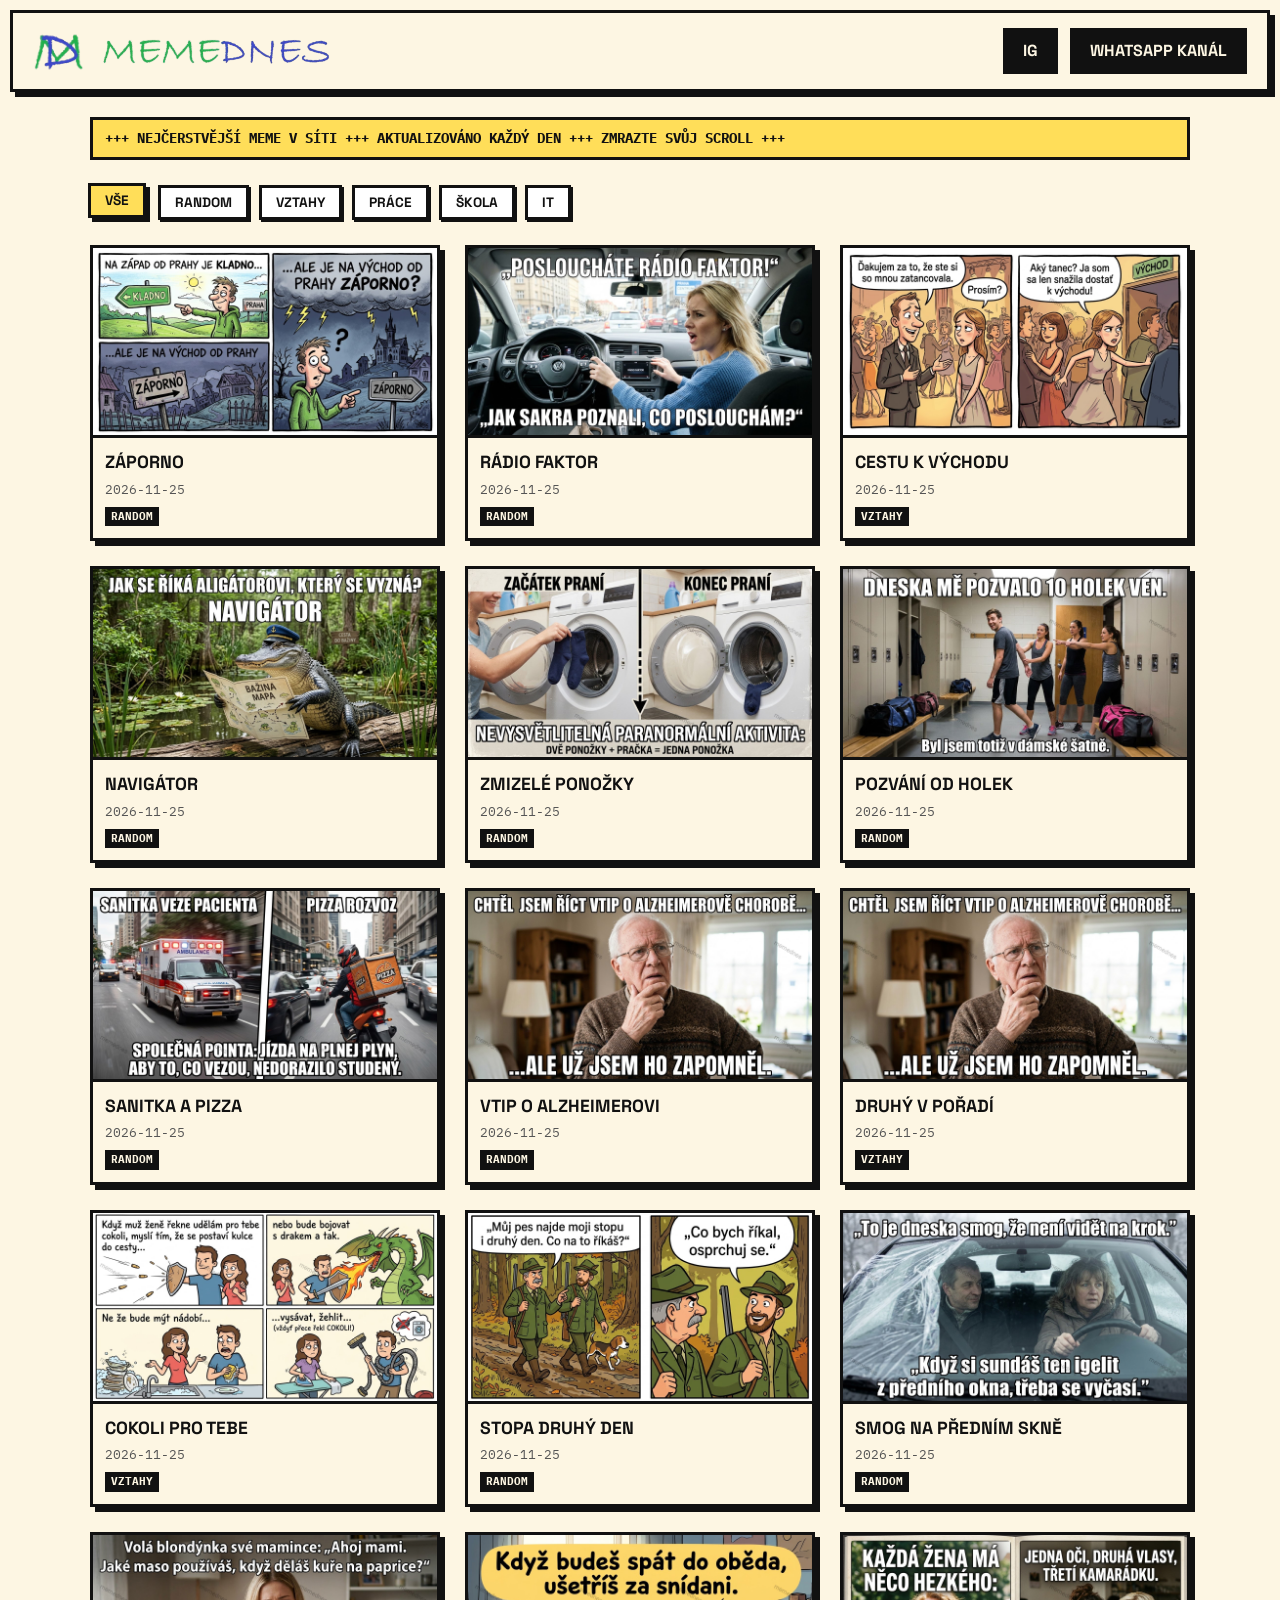
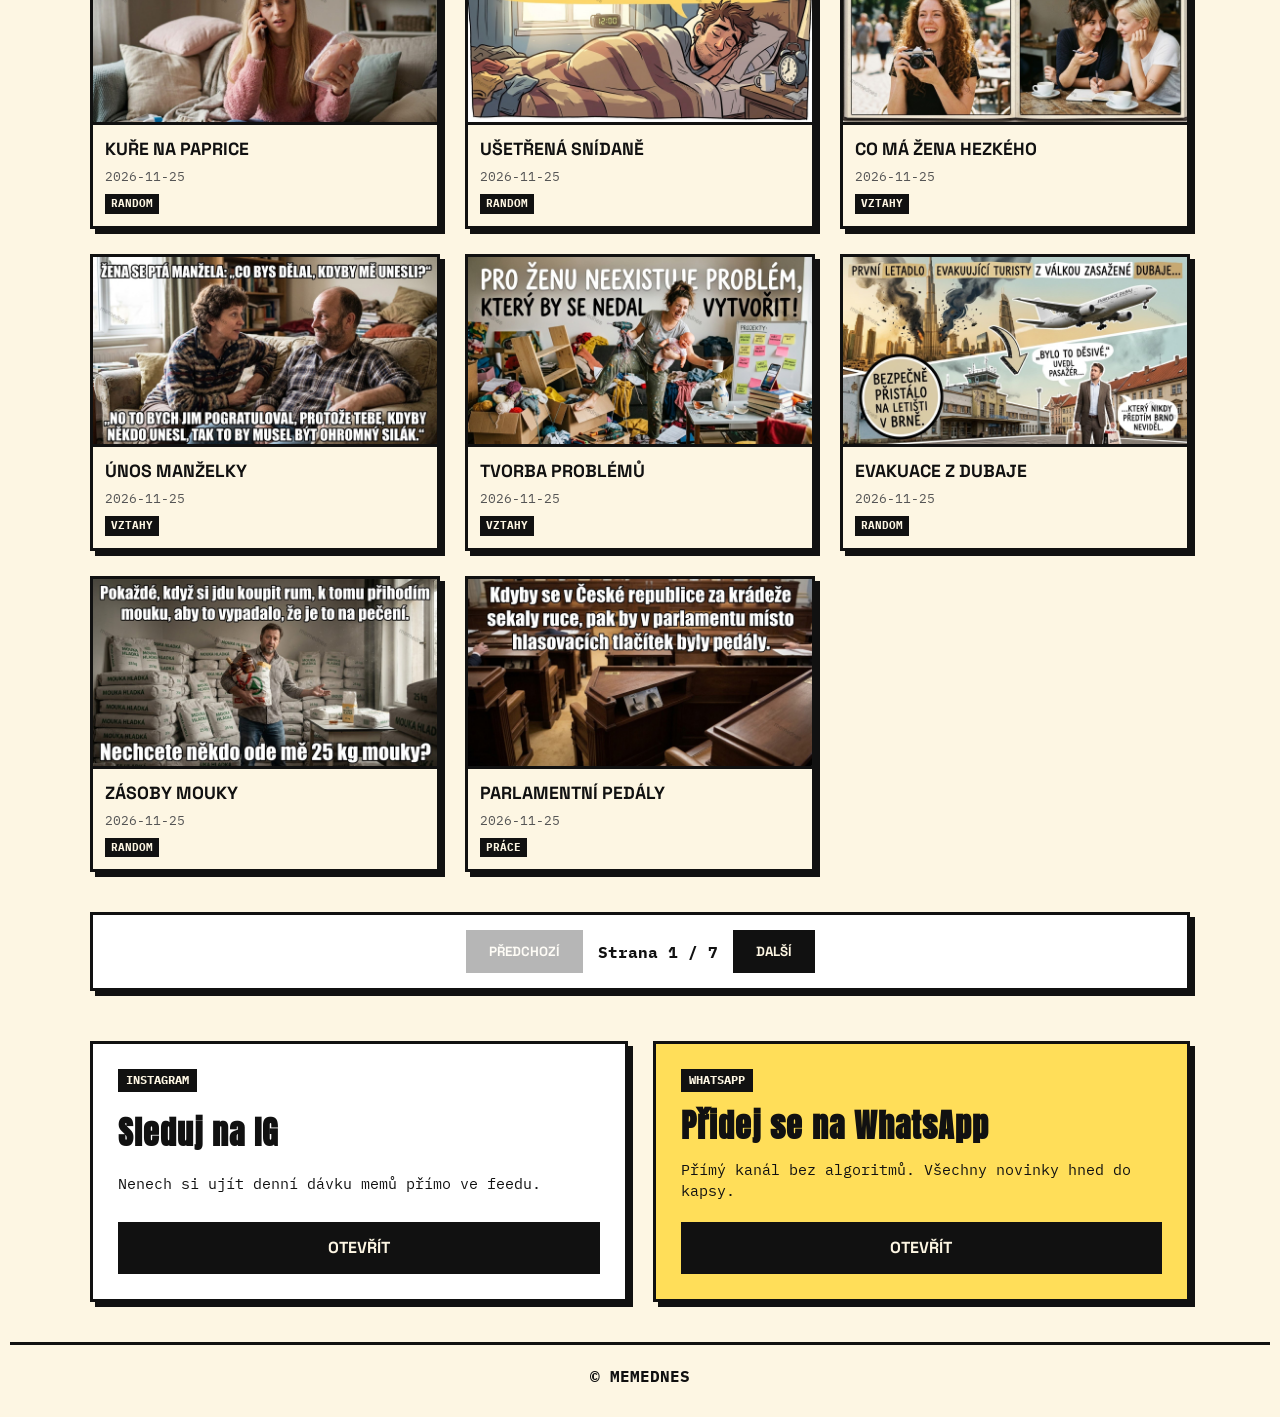
<file: index.html>
<!DOCTYPE html>
<html lang="cs">
<head>
    <meta charset="UTF-8">
    <meta name="viewport" content="width=device-width, initial-scale=1.0">
    <title>MEMEDNES</title>
    <!-- Favicon -->
    <link rel="icon" type="image/png" href="logo_male.png">
    <!-- Google Fonts -->
    <link rel="preconnect" href="https://fonts.googleapis.com">
    <link rel="preconnect" href="https://fonts.gstatic.com" crossorigin>
    <link href="https://fonts.googleapis.com/css2?family=Anton&family=IBM+Plex+Mono:ital,wght@0,400;0,700;1,400&family=Space+Grotesk:wght@700&display=swap" rel="stylesheet">
    <link rel="stylesheet" href="style.css">
</head>
<body>

    <header class="navbar">
        <div class="logo-container">
            <img src="logo_male.png" alt="MD ikonka" class="logo-icon">
            <img src="logo_velke.png" alt="MEMEDNES" class="logo-main">
        </div>
        <nav class="nav-links">
            <a href="https://instagram.com" target="_blank" class="btn-top">IG</a>
            <a href="https://whatsapp.com" target="_blank" class="btn-top">WhatsApp kanál</a>
        </nav>
    </header>

    <main class="container">
        <div class="ticker">
            <span>+++ NEJČERSTVĚJŠÍ MEME V SÍTI +++ AKTUALIZOVÁNO KAŽDÝ DEN +++ ZMRAZTE SVŮJ SCROLL +++</span>
        </div>

        <!-- Sekce s kategóriemi / štítky -->
        <nav id="category-filters" class="filters-bar">
            <!-- Tlačítka se vygenerují automaticky přes script.js -->
        </nav>

        <section id="meme-feed" class="meme-grid">
            <!-- Memy se načtou dynamicky z script.js -->
        </section>

        <nav class="pagination">
            <button id="btn-prev" class="pg-btn">Předchozí</button>
            <span id="page-info" class="pg-info">Strana 1 / 1</span>
            <button id="btn-next" class="pg-btn">Další</button>
        </nav>

        <section id="promo" class="promo-section">
            <div class="promo-box">
                <div class="promo-tag">INSTAGRAM</div>
                <h2>Sleduj na IG</h2>
                <p>Nenech si ujít denní dávku memů přímo ve feedu.</p>
                <a href="https://instagram.com" target="_blank" class="btn-action">OTEVŘÍT</a>
            </div>
            <div class="promo-box highlight">
                <div class="promo-tag">WHATSAPP</div>
                <h2>Přidej se na WhatsApp</h2>
                <p>Přímý kanál bez algoritmů. Všechny novinky hned do kapsy.</p>
                <a href="https://whatsapp.com" target="_blank" class="btn-action">OTEVŘÍT</a>
            </div>
        </section>
    </main>

    <footer class="footer">
        <p>&copy; MEMEDNES</p>
    </footer>

    <script src="script.js"></script>
</body>
</html>
</file>
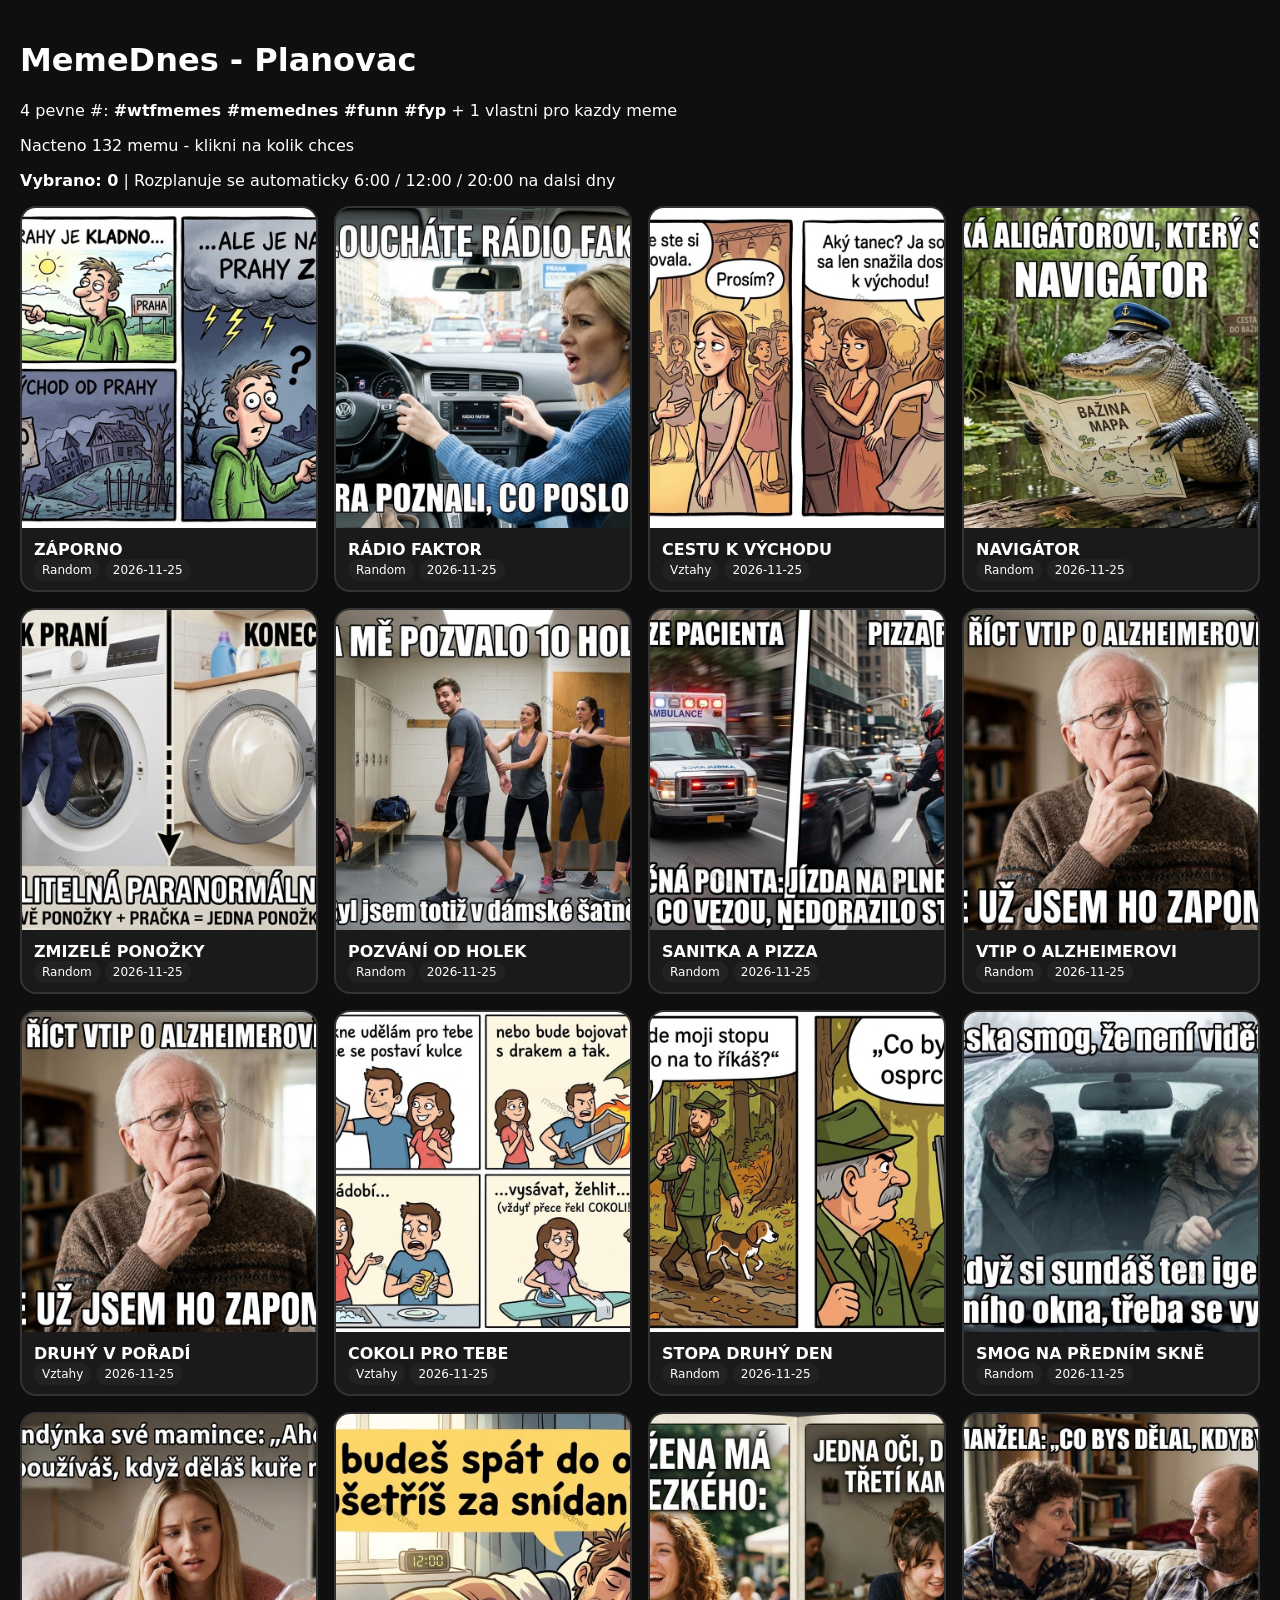
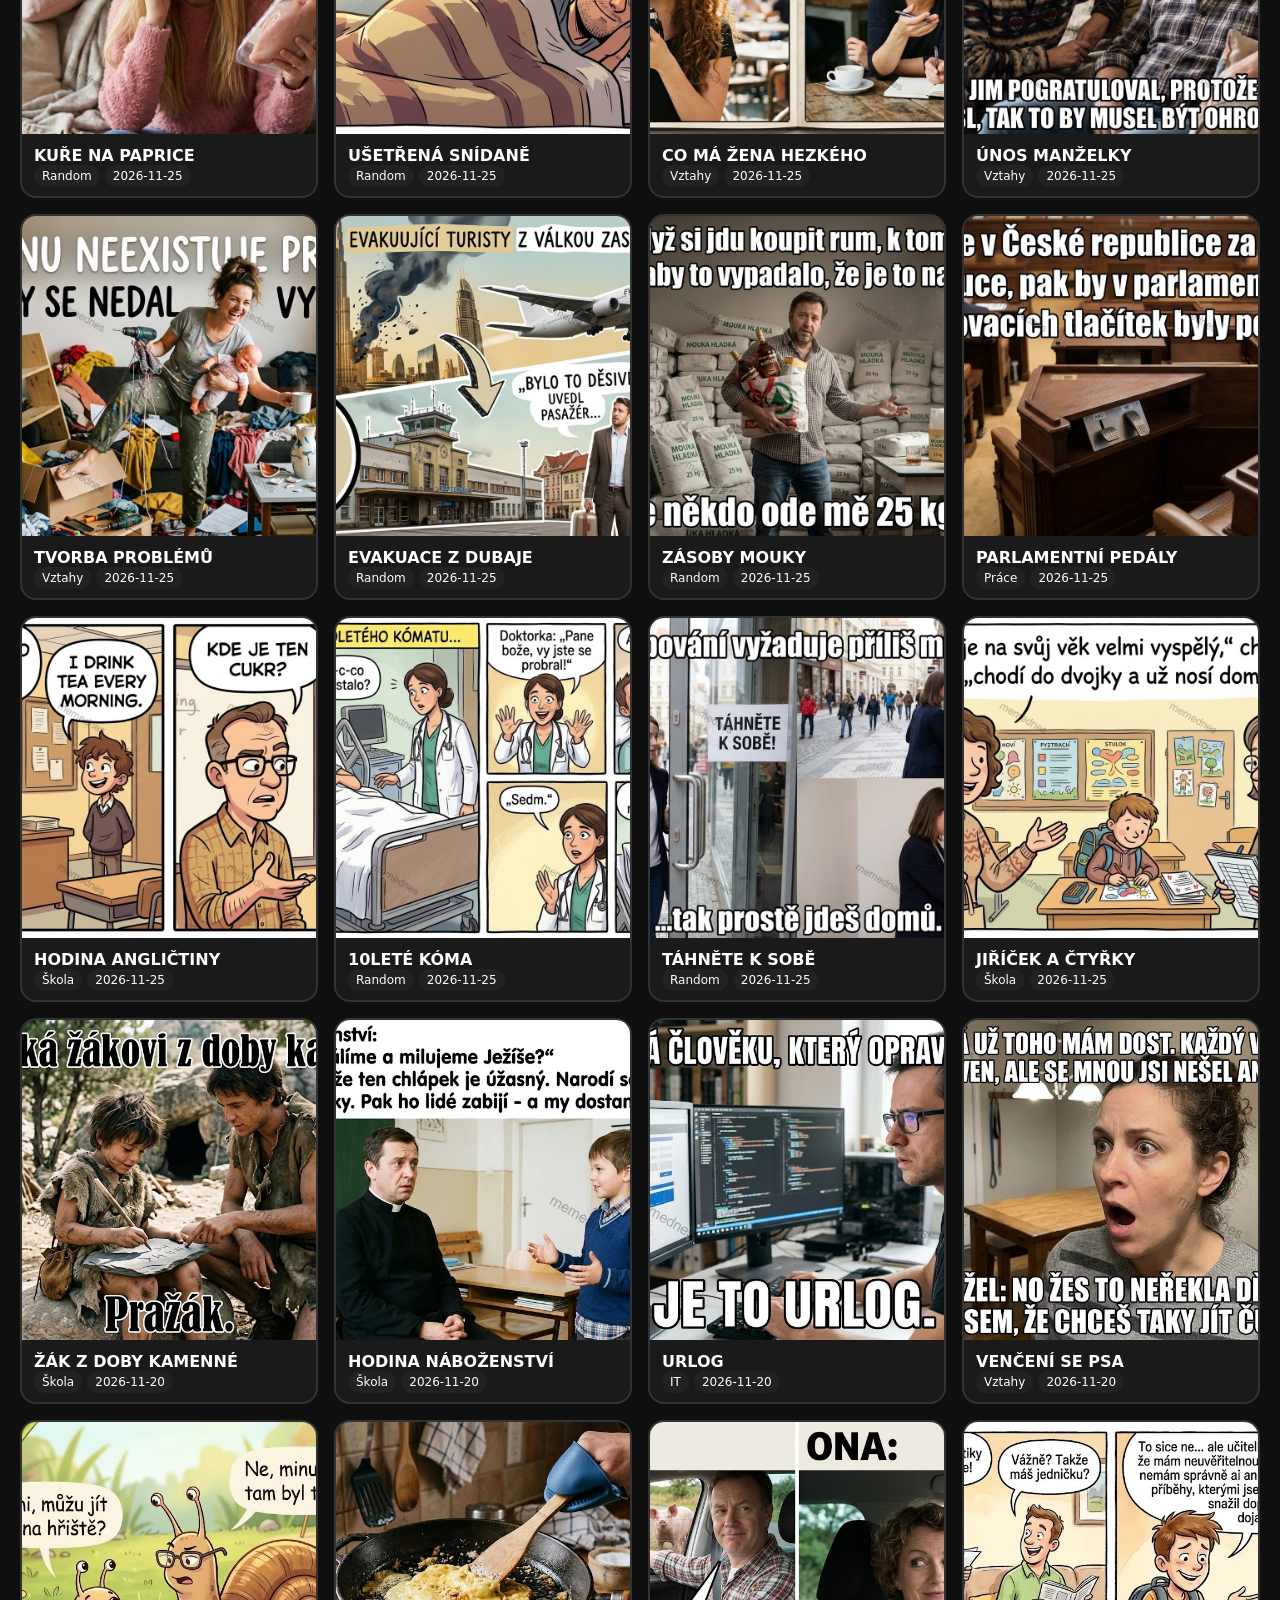
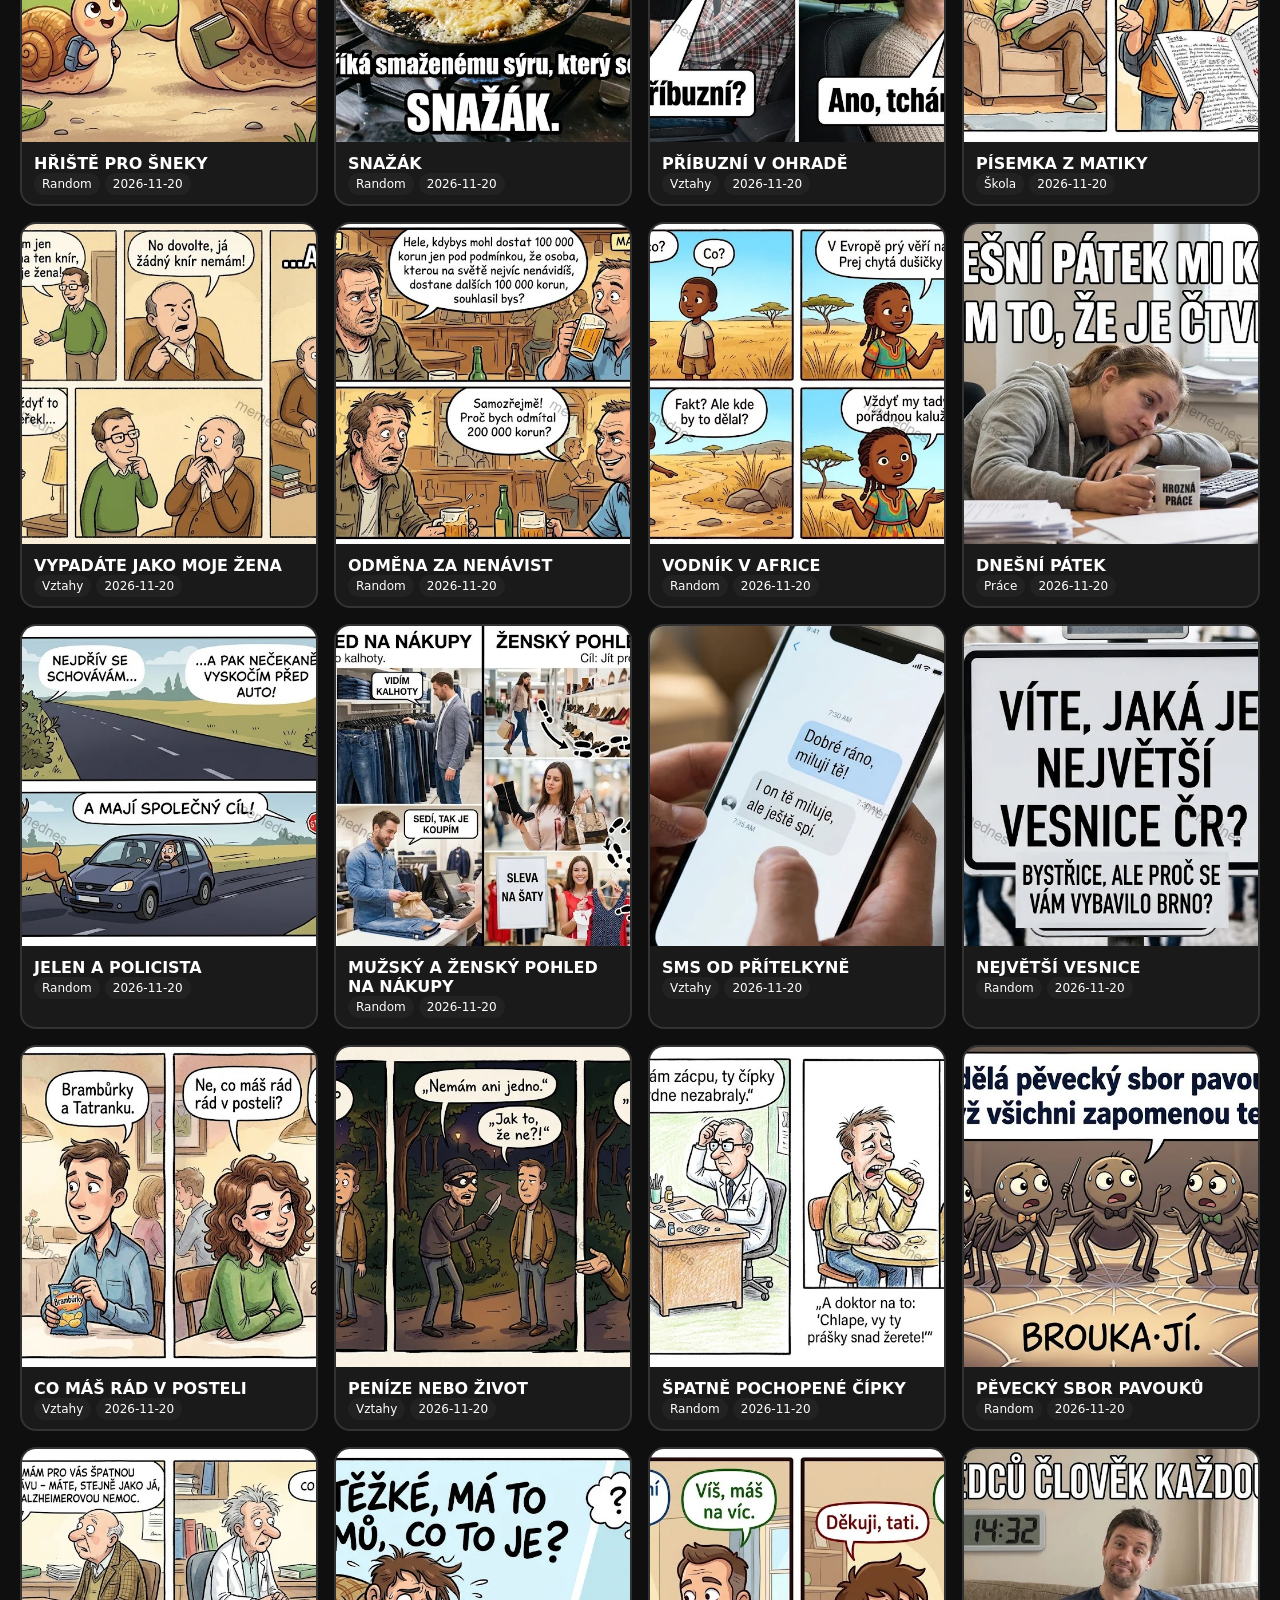
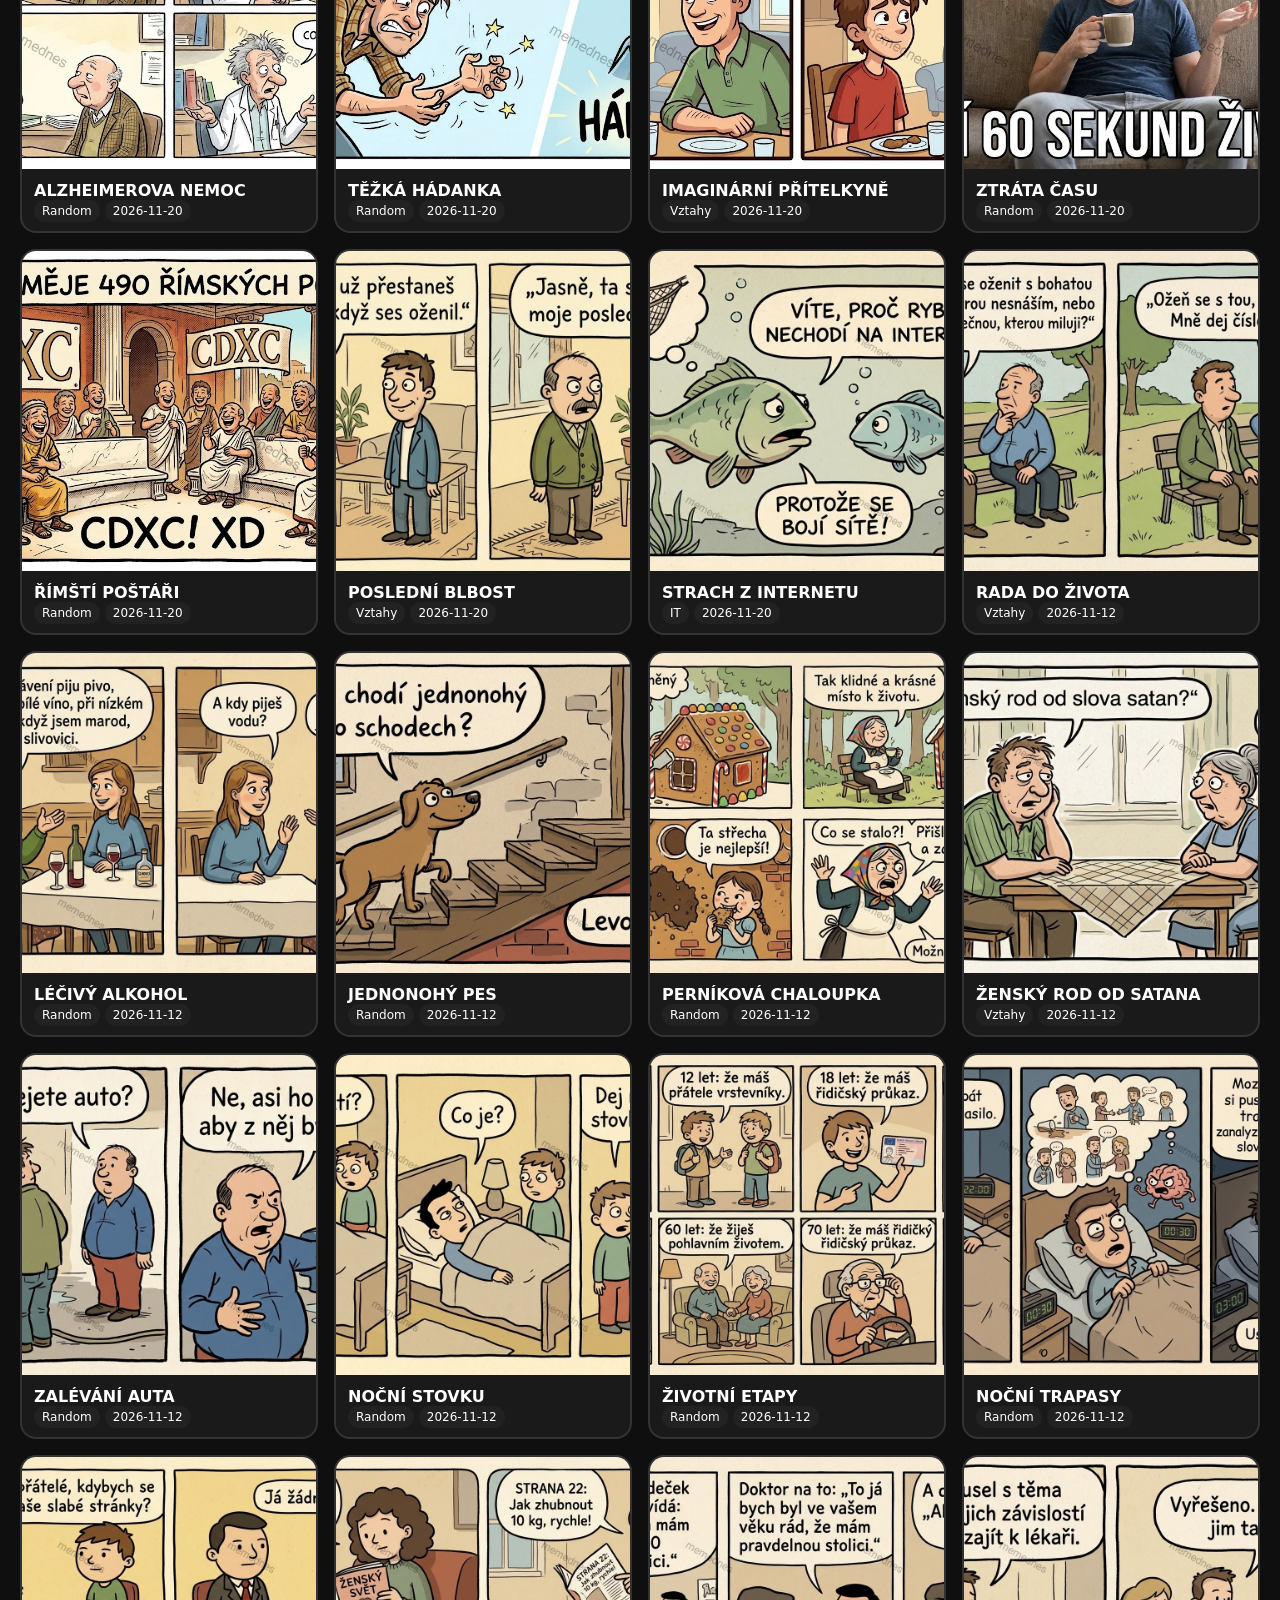
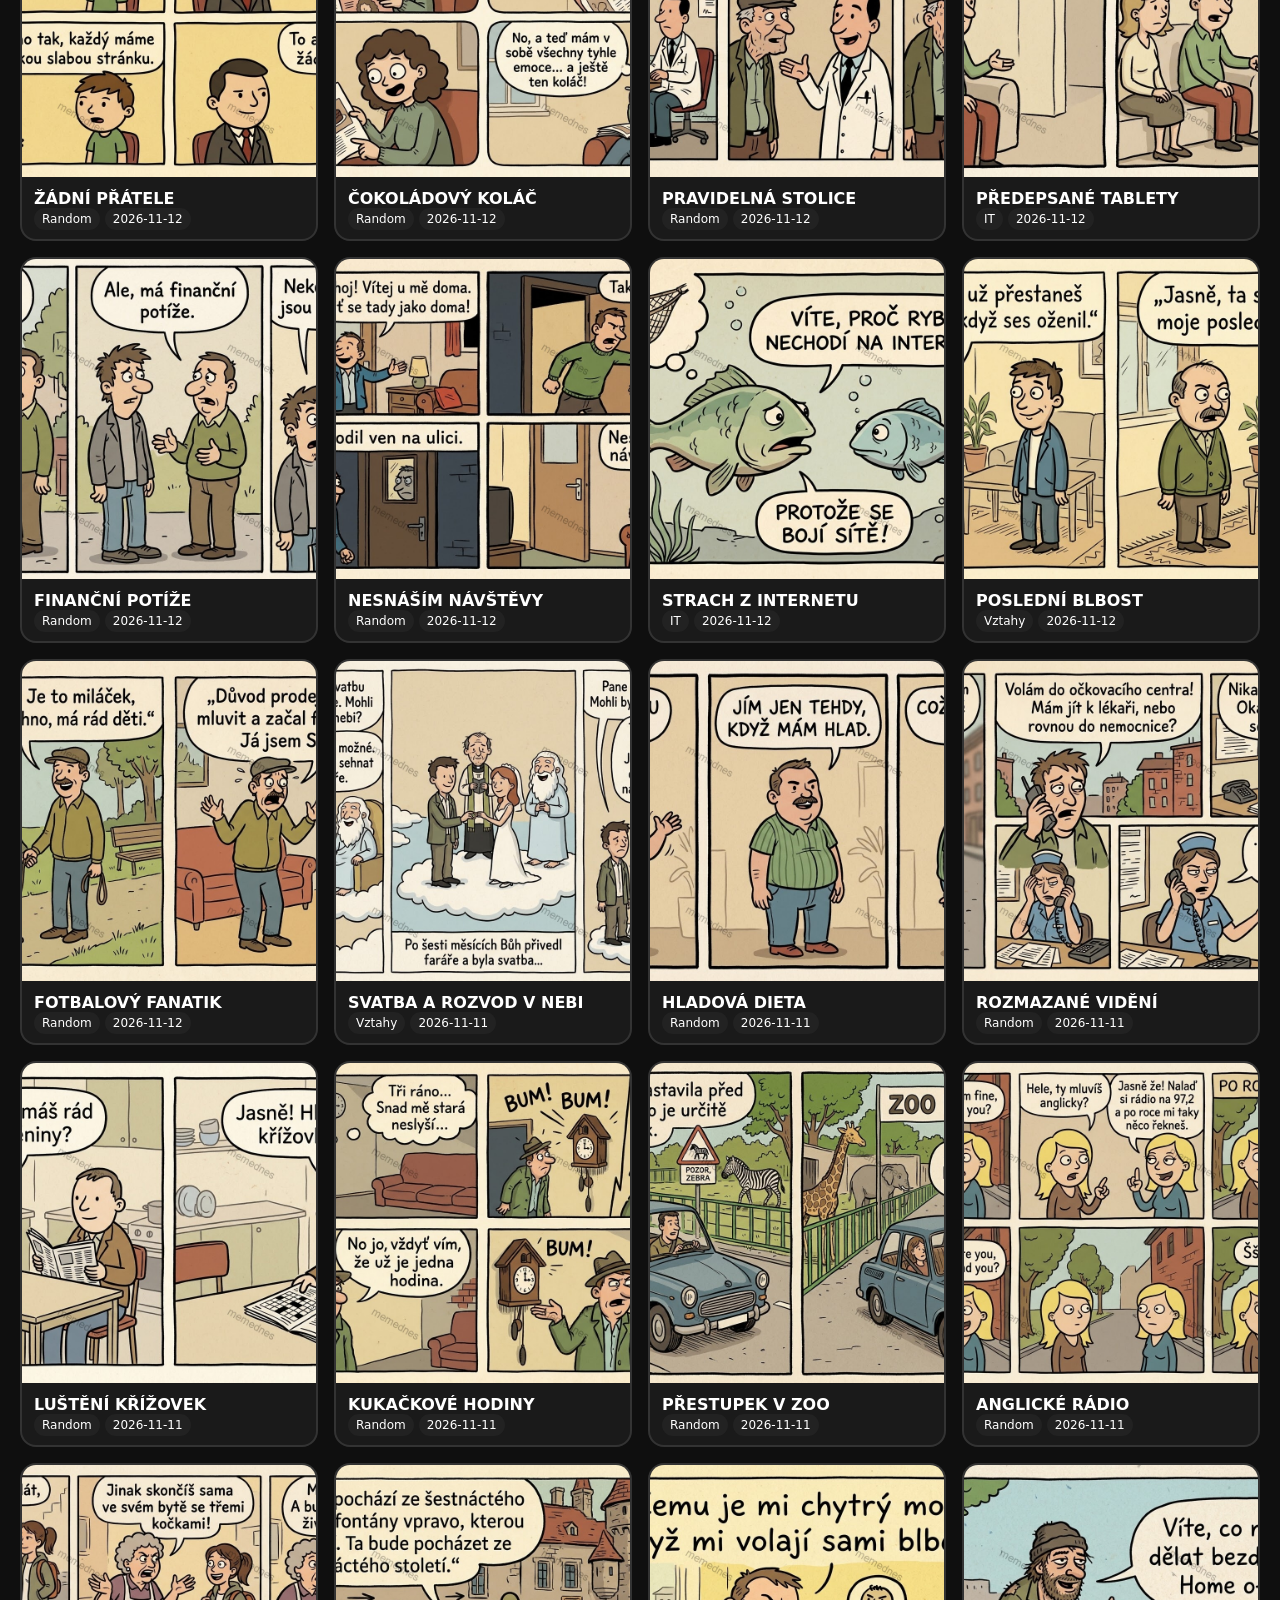
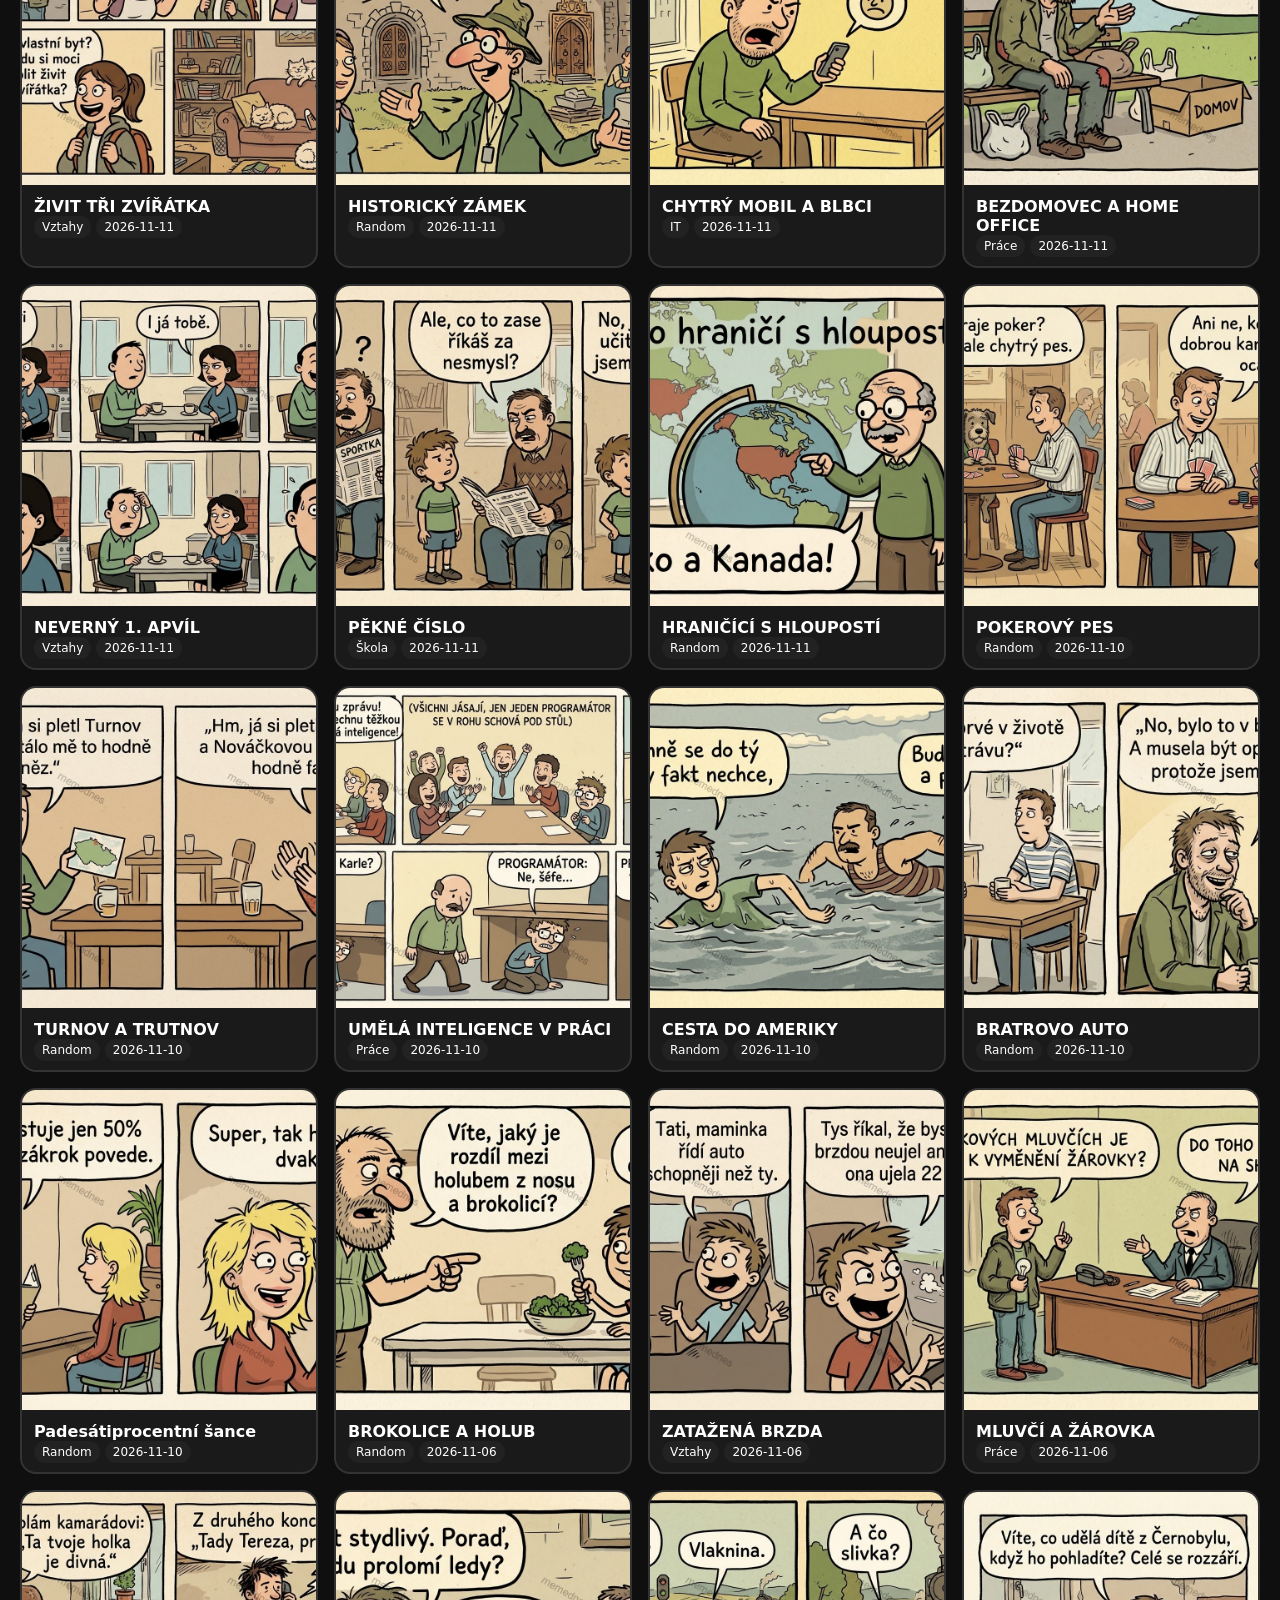
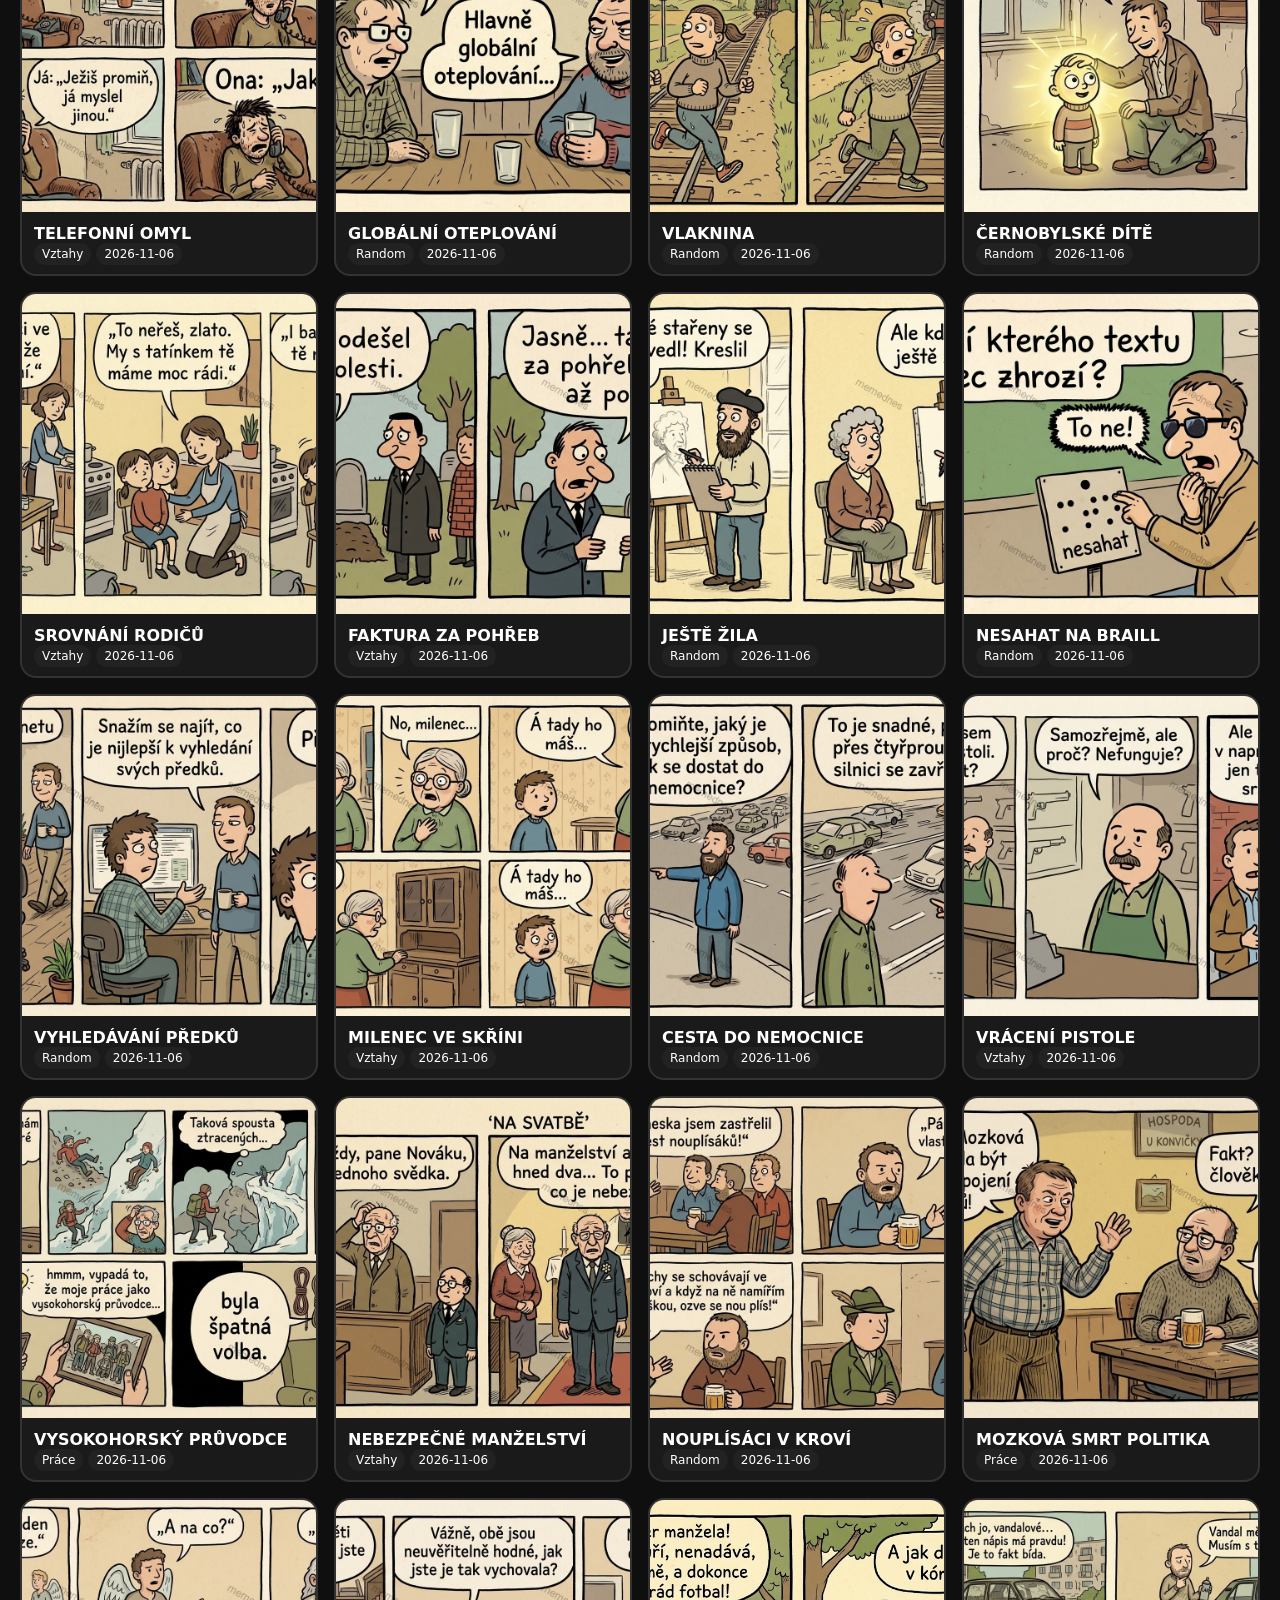
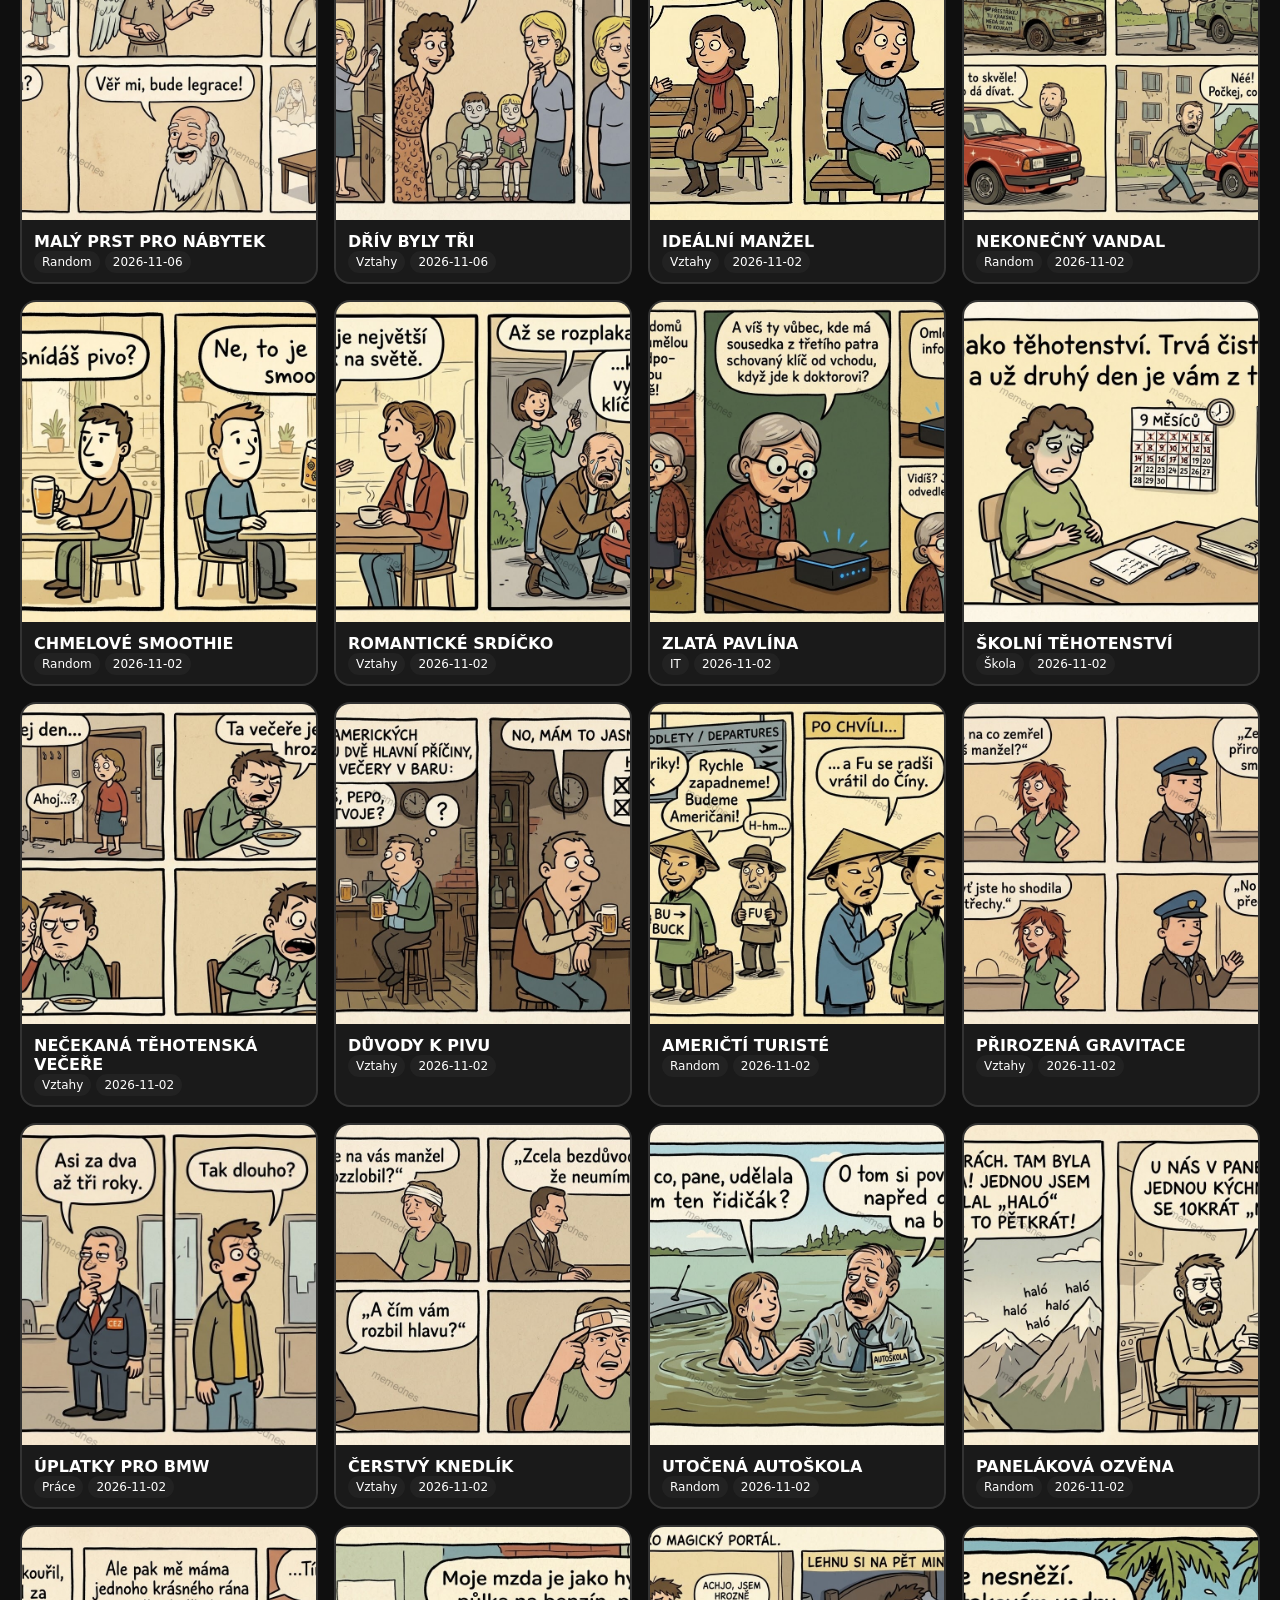
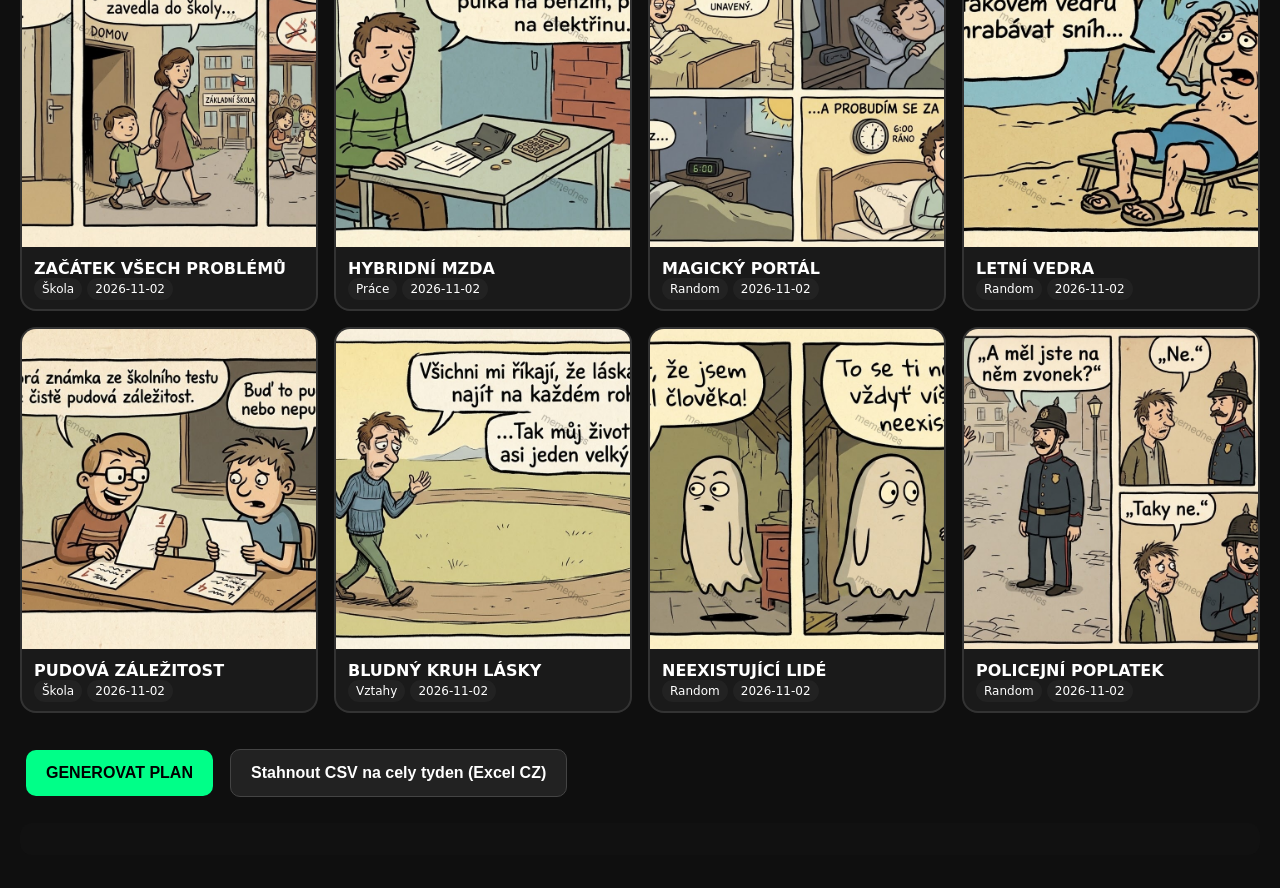
<file: memednes_planovac.html>
<!DOCTYPE html>
<html lang="cs">
<head>
<meta charset="UTF-8">
<meta name="viewport" content="width=device-width, initial-scale=1.0">
<title>MemeDnes - Planovac</title>
<style>
body{font-family:Inter,system-ui;background:#0f0f0f;color:#fff;margin:0;padding:20px}
.grid{display:grid;grid-template-columns:repeat(auto-fill,minmax(280px,1fr));gap:16px}
.card{background:#1a1a1a;border:2px solid #333;border-radius:16px;overflow:hidden;cursor:pointer;transition:0.2s}
.card img{width:100%;height:320px;object-fit:cover;display:block}
.card .info{padding:12px}
.card.selected{border-color:#00ff88;transform:scale(0.97);background:#15261e}
.card .check{position:absolute;background:#00ff88;color:#000;font-weight:900;padding:4px 8px;border-radius:8px;margin:8px}
.wrap{position:relative}
button{background:#00ff88;color:#000;border:0;padding:14px 20px;border-radius:10px;font-weight:800;cursor:pointer;margin:6px;font-size:16px}
button.secondary{background:#222;color:#fff;border:1px solid #444}
input{padding:12px;border-radius:10px;border:1px solid #333;background:#111;color:#fff;width:100%;margin:4px 0}
.tag{font-size:12px;background:#222;padding:4px 8px;border-radius:20px}
pre{background:#111;padding:16px;border-radius:12px;white-space:pre-wrap;margin-top:20px}
.copyBtn{background:#333;color:#00ff88;border:1px solid #00ff88;padding:6px 10px;border-radius:6px;font-size:12px;margin-left:10px}
</style>
</head>
<body>
<h1>MemeDnes - Planovac</h1>
<p>4 pevne #: <b>#wtfmemes #memednes #funn #fyp</b> + 1 vlastni pro kazdy meme</p>
<p id="status">Nacitam...</p>
<p><b>Vybrano: <span id="count">0</span></b> | Rozplanuje se automaticky 6:00 / 12:00 / 20:00 na dalsi dny</p>

<div class="grid" id="memeList"></div>
<div id="customTags" style="margin-top:30px"></div>

<button onclick="generatePlan()">GENEROVAT PLAN</button>
<button class="secondary" onclick="downloadCSV()">Stahnout CSV na cely tyden (Excel CZ)</button>

<pre id="output"></pre>

<script>
let memes = []; let picked = [];
fetch('./memes.json').then(r=>r.json()).then(data=>{
  memes=data; 
  document.getElementById('status').textContent=`Nacteno ${memes.length} memu - klikni na kolik chces`;
  renderList();
});
function renderList(){
  const div = document.getElementById('memeList'); div.innerHTML='';
  memes.slice().reverse().forEach(m=>{
    const isSel = picked.includes(m.id);
    const el = document.createElement('div');
    el.className='card'+(isSel?' selected':'');
    el.innerHTML=`<div class="wrap">${isSel?'<div class="check">VYBRANO</div>':''}<img src="${m.url}" onerror="this.src='./${m.url}'" loading="lazy"></div><div class="info"><b>${m.title}</b><br><span class="tag">${m.category}</span> <span class="tag">${m.date}</span></div>`;
    el.onclick=()=>toggle(m.id);
    div.appendChild(el);
  });
  document.getElementById('count').textContent=picked.length;
}
function toggle(id){
  if(picked.includes(id)) picked = picked.filter(x=>x!==id);
  else picked.push(id);
  renderList(); renderInputs();
}
function renderInputs(){
  const d = document.getElementById('customTags'); 
  d.innerHTML = '<h2>5. hashtag pro kazdy vybrany:</h2>' + picked.map(id=>{
    const m = memes.find(x=>x.id===id);
    return `<div style="display:flex;gap:10px;align-items:center;max-width:600px;margin-bottom:8px"><img src="${m.url}" style="width:50px;height:50px;border-radius:8px;object-fit:cover"><b style="min-width:150px">${m.title}</b><input id="tag-${id}" placeholder="#skola #vztahy"><button class="copyBtn" onclick="copyCaption('${id}')">Kopirovat</button></div>`;
  }).join('');
}
function getSchedule(){
  const times = ['06:00','12:00','20:00'];
  let dayOffset = 0; let timeIndex = 0;
  const today = new Date();
  return picked.map((id)=>{
    const date = new Date(); date.setDate(today.getDate()+dayOffset);
    const dateStr = date.toISOString().split('T')[0];
    const time = times[timeIndex];
    timeIndex++; if(timeIndex>=3){timeIndex=0; dayOffset++;}
    return {id, dateStr, time};
  });
}
function getCaption(id){
  const m = memes.find(x=>x.id===id);
  const custom = document.getElementById(`tag-${id}`)?.value || '#vlastni';
  return `${m.title} ${custom} #wtfmemes #memednes #funn #fyp`;
}
function copyCaption(id){
  navigator.clipboard.writeText(getCaption(id));
  alert('Zkopirovano: ' + getCaption(id));
}
function generatePlan(){
  if(picked.length==0){alert('Nic nevybrano'); return}
  let out = `PLAN NA ${Math.ceil(picked.length/3)} DNI - ${picked.length} REELS\n\n`;
  getSchedule().forEach(s=>{
    const m = memes.find(x=>x.id===s.id);
    const caption = getCaption(s.id);
    out += `${s.dateStr} ${s.time} - ${m.title}\n${caption}\n\n---\n\n`;
  });
  document.getElementById('output').textContent=out;
}
function downloadCSV(){
  if(picked.length==0){alert('Nic nevybrano'); return}
  let csv='date;time;media_url;caption\n';
  getSchedule().forEach(s=>{
    const m = memes.find(x=>x.id===s.id);
    const caption = getCaption(s.id).replace(/"/g,'""');
    csv += `${s.dateStr};${s.time};${m.url};"${caption}"\n`;
  });
  const blob = new Blob(["\uFEFF"+csv],{type:'text/csv;charset=utf-8;'});
  const a = document.createElement('a'); a.href=URL.createObjectURL(blob); a.download=`memednes_${picked.length}_reels.csv`; a.click();
}
</script>
</body>
</html>
</file>
<file: style.css>
/* Brutalist / Newspaper / Zine Reset & Core Variables */
:root {
    --bg-color: #fdf6e3;
    --text-color: #111111;
    --accent-yellow: #ffde59;
    --border-width: 3px;
    --shadow-hard: 5px 5px 0px #111111;
}

* {
    box-sizing: border-box;
    margin: 0;
    padding: 0;
}

body {
    background-color: var(--bg-color);
    color: var(--text-color);
    font-family: 'IBM Plex Mono', monospace;
    line-height: 1.4;
    padding: 10px;
}

/* Header & Navbar */
.navbar {
    display: flex;
    justify-content: space-between;
    align-items: center;
    border: var(--border-width) solid var(--text-color);
    background-color: var(--bg-color);
    padding: 15px 20px;
    margin-bottom: 25px;
    box-shadow: var(--shadow-hard);
}

.logo-container {
    display: flex;
    align-items: center;
    gap: 15px;
}

.logo-icon {
    height: 45px;
    width: auto;
    object-fit: contain;
}

.logo-main {
    height: 40px;
    width: auto;
    object-fit: contain;
}

.nav-links {
    display: flex;
    gap: 12px;
}

.btn-top {
    display: inline-block;
    background-color: var(--text-color);
    color: var(--bg-color);
    font-family: 'Space Grotesk', sans-serif;
    font-weight: 700;
    text-decoration: none;
    text-transform: uppercase;
    padding: 10px 18px;
    border: 2px solid var(--text-color);
    transition: all 0.1s ease;
}

.btn-top:hover {
    background-color: var(--accent-yellow);
    color: var(--text-color);
    box-shadow: 3px 3px 0px var(--text-color);
    transform: translate(-2px, -2px);
}

/* Container */
.container {
    max-width: 1100px;
    margin: 0 auto;
}

/* Ticker Banner */
.ticker {
    border: var(--border-width) solid var(--text-color);
    background-color: var(--accent-yellow);
    padding: 8px 12px;
    font-weight: 700;
    font-size: 0.9rem;
    margin-bottom: 25px;
    text-transform: uppercase;
    overflow: hidden;
    white-space: nowrap;
}

/* Kategorie / Filtry */
.filters-bar {
    display: flex;
    flex-wrap: wrap;
    gap: 10px;
    margin-bottom: 25px;
}

.filter-btn {
    background-color: #fff;
    color: var(--text-color);
    border: var(--border-width) solid var(--text-color);
    font-family: 'Space Grotesk', sans-serif;
    font-weight: 700;
    font-size: 0.85rem;
    padding: 6px 14px;
    cursor: pointer;
    text-transform: uppercase;
    box-shadow: 2px 2px 0px var(--text-color);
    transition: all 0.1s ease;
}

.filter-btn:hover,
.filter-btn.active {
    background-color: var(--accent-yellow);
    box-shadow: 4px 4px 0px var(--text-color);
    transform: translate(-2px, -2px);
}

/* Grid Layout pro Memy */
.meme-grid {
    display: grid;
    grid-template-columns: repeat(auto-fill, minmax(300px, 1fr));
    gap: 25px;
    margin-bottom: 30px;
}

.meme-card {
    border: var(--border-width) solid var(--text-color);
    background-color: #fff;
    box-shadow: var(--shadow-hard);
    display: flex;
    flex-direction: column;
}

.meme-card img {
    width: 100%;
    height: auto;
    display: block;
    border-bottom: var(--border-width) solid var(--text-color);
    background-color: #eee;
}

.meme-info {
    padding: 12px;
    background-color: var(--bg-color);
}

.meme-title {
    font-family: 'Space Grotesk', sans-serif;
    font-size: 1.1rem;
    font-weight: 700;
    margin-bottom: 6px;
    text-transform: uppercase;
}

.meme-date {
    font-size: 0.8rem;
    color: #555;
}

.meme-tags {
    display: flex;
    flex-wrap: wrap;
    gap: 5px;
    margin-top: 8px;
}

.tag-badge {
    font-size: 0.7rem;
    font-weight: 700;
    background-color: var(--text-color);
    color: var(--bg-color);
    padding: 2px 6px;
    text-transform: uppercase;
}

/* Stránkování */
.pagination {
    display: flex;
    justify-content: center;
    align-items: center;
    gap: 15px;
    margin: 40px 0;
    padding: 15px;
    border: var(--border-width) solid var(--text-color);
    background-color: #fff;
    box-shadow: var(--shadow-hard);
}

.pg-btn {
    background-color: var(--text-color);
    color: var(--bg-color);
    border: var(--border-width) solid var(--text-color);
    font-family: 'Space Grotesk', sans-serif;
    font-weight: 700;
    padding: 10px 20px;
    cursor: pointer;
    text-transform: uppercase;
}

.pg-btn:hover:not(:disabled) {
    background-color: var(--accent-yellow);
    color: var(--text-color);
}

.pg-btn:disabled {
    opacity: 0.3;
    cursor: not-allowed;
}

.pg-info {
    font-weight: 700;
    font-size: 1rem;
}

/* Promo Sekce */
.promo-section {
    display: grid;
    grid-template-columns: repeat(auto-fit, minmax(300px, 1fr));
    gap: 25px;
    margin-top: 50px;
    margin-bottom: 30px;
}

.promo-box {
    border: var(--border-width) solid var(--text-color);
    background-color: #fff;
    padding: 25px;
    box-shadow: var(--shadow-hard);
    position: relative;
    display: flex;
    flex-direction: column;
    justify-content: space-between;
}

.promo-box.highlight {
    background-color: var(--accent-yellow);
}

.promo-tag {
    display: inline-block;
    align-self: flex-start;
    background-color: var(--text-color);
    color: var(--bg-color);
    font-size: 0.75rem;
    font-weight: 700;
    padding: 3px 8px;
    margin-bottom: 12px;
}

.promo-box h2 {
    font-family: 'Anton', sans-serif;
    font-size: 2rem;
    margin-bottom: 10px;
    letter-spacing: 1px;
}

.promo-box p {
    margin-bottom: 20px;
    font-size: 0.95rem;
}

.btn-action {
    display: inline-block;
    text-align: center;
    background-color: var(--text-color);
    color: var(--bg-color);
    font-family: 'Space Grotesk', sans-serif;
    font-weight: 700;
    text-decoration: none;
    padding: 12px 20px;
    border: var(--border-width) solid var(--text-color);
    transition: all 0.1s ease;
}

.btn-action:hover {
    background-color: var(--accent-yellow);
    color: var(--text-color);
    box-shadow: 4px 4px 0px var(--text-color);
    transform: translate(-2px, -2px);
}

.promo-box.highlight .btn-action:hover {
    background-color: #fff;
    color: var(--text-color);
}

/* Footer */
.footer {
    text-align: center;
    padding: 20px;
    border-top: var(--border-width) solid var(--text-color);
    margin-top: 40px;
    font-weight: 700;
}

/* Responsive Styles */
@media (max-width: 600px) {
    .navbar {
        flex-direction: column;
        gap: 15px;
        align-items: flex-start;
    }
    .logo-main {
        height: 30px;
    }
    .logo-icon {
        height: 35px;
    }
    .pagination {
        flex-direction: column;
        gap: 10px;
    }
}
</file>
